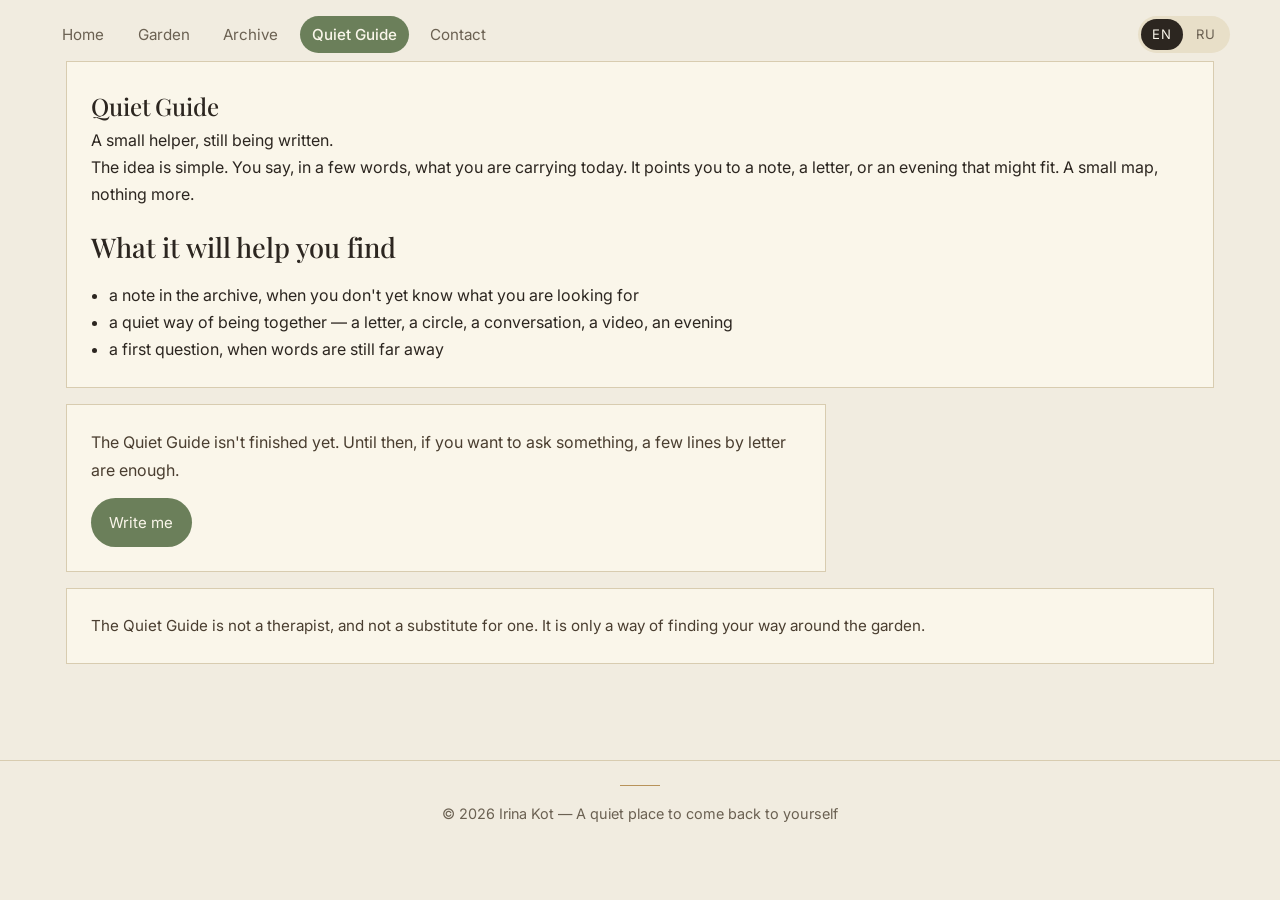
<file: agent.html>
<!DOCTYPE html>
<html lang="en">
<head>
  <meta charset="UTF-8" />
  <meta name="viewport" content="width=device-width, initial-scale=1.0" />
  <title>Quiet Guide — Irina Kot</title>
  <meta name="description" content="A small helper that will suggest a note, a letter, or a format that fits what you're sitting with." />
  <link rel="canonical" href="https://irynakot79.github.io/life-coaching-site/agent.html" />
  <link rel="icon" href="favicon.svg" type="image/svg+xml" />
  <link rel="preconnect" href="https://fonts.googleapis.com" />
  <link rel="preconnect" href="https://fonts.gstatic.com" crossorigin />
  <link href="https://fonts.googleapis.com/css2?family=Playfair+Display:wght@400;500;600;700&family=Inter:wght@300;400;500&display=swap" rel="stylesheet" />
  <link rel="stylesheet" href="styles.css" />
  <script src="scripts/site.js" defer></script>
</head>
<body>
  <a href="#main" class="skip-link" data-en="Skip to content" data-ru="Перейти к содержанию">Skip to content</a>
  <header class="site-nav-wrap">
    <nav class="site-nav" aria-label="Primary navigation">
      <a href="index.html" data-en="Home" data-ru="Главная">Home</a>
      <a href="garden.html" data-en="Garden" data-ru="Сад">Garden</a>
      <a href="archive.html" data-en="Archive" data-ru="Архив">Archive</a>
      <a href="agent.html" aria-current="page" data-en="Quiet Guide" data-ru="Тихий проводник">Quiet Guide</a>
      <a href="index.html#contact" data-en="Contact" data-ru="Контакт">Contact</a>
      <div class="lang-switch" role="group" aria-label="Language">
        <button type="button" class="lang-toggle" data-lang="en" aria-pressed="true">EN</button>
        <button type="button" class="lang-toggle" data-lang="ru" aria-pressed="false">RU</button>
      </div>
    </nav>
  </header>

  <main id="main" class="container">
    <section class="section-card agent-hero">
      <h1 data-en="Quiet Guide" data-ru="Тихий проводник">Quiet Guide</h1>
      <p data-en="A small helper, still being written." data-ru="Маленький помощник — он ещё пишется.">A small helper, still being written.</p>
      <p data-en="The idea is simple. You say, in a few words, what you are carrying today. It points you to a note, a letter, or an evening that might fit. A small map, nothing more." data-ru="Идея простая. Ты говоришь несколькими словами, что несёшь сегодня. Он указывает на заметку, письмо или вечер, которые могут лечь рядом. Маленькая карта, не больше.">The idea is simple. You say, in a few words, what you are carrying today. It points you to a note, a letter, or an evening that might fit. A small map, nothing more.</p>
      <h2 class="agent-subhead" data-en="What it will help you find" data-ru="С чем он поможет">What it will help you find</h2>
      <ul>
        <li data-en="a note in the archive, when you don't yet know what you are looking for" data-ru="заметку в архиве — когда ещё не знаешь, что ищешь">a note in the archive, when you don't yet know what you are looking for</li>
        <li data-en="a quiet way of being together — a letter, a circle, a conversation, a video, an evening" data-ru="тихий способ побыть рядом — письмо, круг, беседу, видео или вечер">a quiet way of being together — a letter, a circle, a conversation, a video, an evening</li>
        <li data-en="a first question, when words are still far away" data-ru="первый вопрос — когда слова ещё далеко">a first question, when words are still far away</li>
      </ul>
    </section>

    <section class="section-card agent-shell" aria-label="Quiet Guide">
      <p class="agent-status" data-en="The Quiet Guide isn't finished yet. Until then, if you want to ask something, a few lines by letter are enough." data-ru="Тихий проводник ещё не готов. Пока что — если хочется о чём-то спросить, довольно пары строк письмом.">The Quiet Guide isn't finished yet. Until then, if you want to ask something, a few lines by letter are enough.</p>
      <a class="btn" href="mailto:irynakot2016@gmail.com?subject=Hello%20from%20Quiet%20Guide" data-en="Write me" data-ru="Написать">Write me</a>
      <!-- AI_AGENT_WIDGET_AREA: paste approved third-party widget script or backend-connected embed here. Do not expose API keys in browser code. -->
    </section>

    <section class="section-card ethics-note">
      <p data-en="The Quiet Guide is not a therapist, and not a substitute for one. It is only a way of finding your way around the garden." data-ru="Тихий проводник — не терапевт и не его замена. Это лишь способ найти дорогу по саду.">The Quiet Guide is not a therapist, and not a substitute for one. It is only a way of finding your way around the garden.</p>
    </section>
  </main>

  <footer>
    <div class="gold-line" aria-hidden="true"></div>
    <span data-en="© 2026 Irina Kot — A quiet place to come back to yourself" data-ru="© 2026 Ирина Кот — Тихое место, чтобы вернуться к себе">© 2026 Irina Kot — A quiet place to come back to yourself</span>
  </footer>
</body>
</html>
</file>
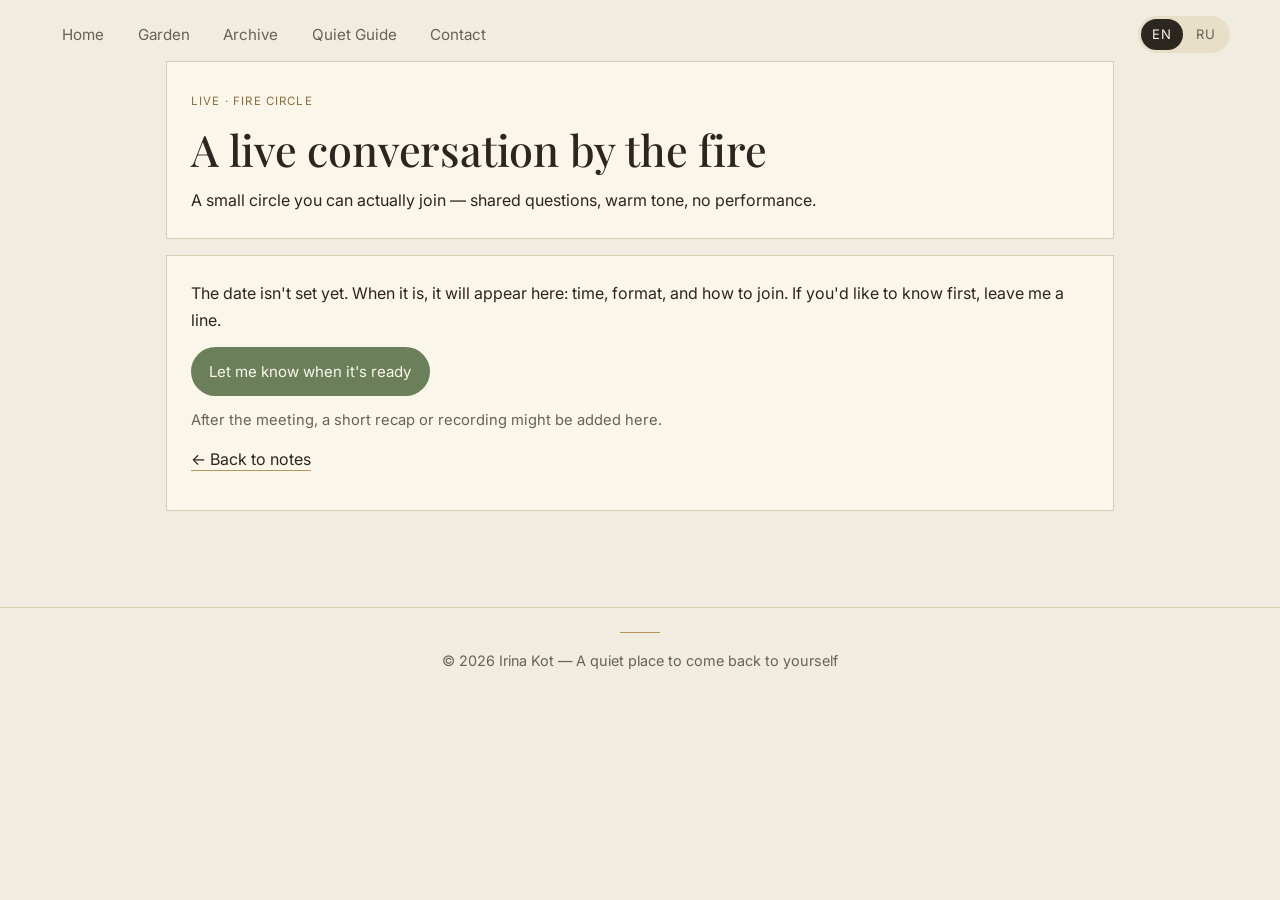
<file: works/live-reflection-template.html>
<!DOCTYPE html>
<html lang="en">
<head>
  <meta charset="UTF-8" />
  <meta name="viewport" content="width=device-width, initial-scale=1.0" />
  <title>A live conversation by the fire — Irina Kot</title>
  <meta name="description" content="A live meeting you can actually join. Date and details will appear here when it's ready." />
  <meta name="robots" content="noindex, follow" />
  <link rel="icon" href="../favicon.svg" type="image/svg+xml" />
  <link rel="preconnect" href="https://fonts.googleapis.com" />
  <link rel="preconnect" href="https://fonts.gstatic.com" crossorigin />
  <link href="https://fonts.googleapis.com/css2?family=Playfair+Display:ital,wght@0,400;0,500;0,600;1,400&family=Inter:wght@300;400;500&display=swap" rel="stylesheet" />
  <link rel="stylesheet" href="../styles.css" />
  <script src="../scripts/site.js" defer></script>
</head>
<body>
  <a href="#main" class="skip-link" data-en="Skip to content" data-ru="Перейти к содержанию">Skip to content</a>
  <header class="site-nav-wrap">
    <nav class="site-nav" aria-label="Primary navigation">
      <a href="../index.html" data-en="Home" data-ru="Главная">Home</a>
      <a href="../garden.html" data-en="Garden" data-ru="Сад">Garden</a>
      <a href="../archive.html" data-en="Archive" data-ru="Архив">Archive</a>
      <a href="../agent.html" data-en="Quiet Guide" data-ru="Тихий проводник">Quiet Guide</a>
      <a href="../index.html#contact" data-en="Contact" data-ru="Контакт">Contact</a>
      <div class="lang-switch" role="group" aria-label="Language">
        <button type="button" class="lang-toggle" data-lang="en" aria-pressed="true">EN</button>
        <button type="button" class="lang-toggle" data-lang="ru" aria-pressed="false">RU</button>
      </div>
    </nav>
  </header>

  <main id="main" class="container work-page">
    <section class="section-card work-header">
      <span class="card-label" data-en="Live · Fire Circle" data-ru="Вживую · Круг у огня">Live · Fire Circle</span>
      <h1 data-en="A live conversation by the fire" data-ru="Живой разговор у огня">A live conversation by the fire</h1>
      <p data-en="A small circle you can actually join — shared questions, warm tone, no performance." data-ru="Небольшой круг, к которому действительно можно присоединиться — общие вопросы, тёплый тон, без ролей.">A small circle you can actually join — shared questions, warm tone, no performance.</p>
    </section>

    <section class="section-card work-body">
      <p data-en="The date isn't set yet. When it is, it will appear here: time, format, and how to join. If you'd like to know first, leave me a line." data-ru="Дата пока не назначена. Когда будет — появится здесь: время, формат, как присоединиться. Если хочешь узнать первой — оставь мне строчку.">The date isn't set yet. When it is, it will appear here: time, format, and how to join. If you'd like to know first, leave me a line.</p>
      <p><a class="btn" href="mailto:irynakot2016@gmail.com?subject=Fire%20Circle%20interest" data-en="Let me know when it's ready" data-ru="Сообщите, когда будет готово">Let me know when it's ready</a></p>
      <p class="owner-note" data-en="After the meeting, a short recap or recording might be added here." data-ru="После встречи здесь может появиться краткий пересказ или запись.">After the meeting, a short recap or recording might be added here.</p>
      <p><a class="text-link" href="../archive.html" data-en="← Back to notes" data-ru="← Назад к заметкам">← Back to notes</a></p>
    </section>
  </main>

  <footer>
    <div class="gold-line" aria-hidden="true"></div>
    <span data-en="© 2026 Irina Kot — A quiet place to come back to yourself" data-ru="© 2026 Ирина Кот — Тихое место, чтобы вернуться к себе">© 2026 Irina Kot — A quiet place to come back to yourself</span>
  </footer>
</body>
</html>
</file>
<file: styles.css>
/* Palette — sage & gold, warm cream, tuned to the B&W portrait */
:root {
  --background: #f1ece0;
  --surface: #e8dfc8;
  --surface-light: #faf6ea;
  --surface-deep: #e0d3b5;
  --text: #2c2620;
  --muted: #6b6152;
  --muted-soft: #837966;
  --border: #d8ccb0;

  --sage: #6b7f5a;
  --sage-dark: #4d5e3f;
  --sage-soft: #8a9d7a;

  --gold: #b8935a;
  --gold-dark: #8b6e3f;
  --gold-soft: #d4b077;

  --button: var(--sage);
  --button-hover: var(--sage-dark);
  --button-soft: #8a9d7a;
}

* { box-sizing: border-box; margin: 0; padding: 0; }
html { scroll-behavior: smooth; }
body {
  font-family: Inter, sans-serif;
  background: var(--background);
  color: var(--text);
  line-height: 1.7;
}
h1, h2, h3 { font-family: 'Playfair Display', serif; font-weight: 500; letter-spacing: -.005em; }

/* Skip link */
.skip-link {
  position: absolute; left: -9999px; top: 0;
  background: var(--text); color: #fff;
  padding: .6rem 1rem; border-radius: 0 0 .4rem 0; z-index: 1000;
}
.skip-link:focus { left: 0; }

/* Navigation */
.site-nav-wrap { padding: 1rem 1rem .5rem; }
.site-nav {
  max-width: 1180px; margin: 0 auto;
  display: flex; flex-wrap: wrap; gap: .6rem; row-gap: .4rem;
  align-items: center;
}
.site-nav a {
  color: var(--muted);
  text-decoration: none;
  padding: .35rem .75rem;
  border-radius: 999px;
  font-size: .95rem;
  transition: background .2s, color .2s;
}
.site-nav a:hover { background: var(--surface); color: var(--text); }
.site-nav a[aria-current="page"] {
  background: var(--sage); color: #faf6ea; font-weight: 500;
}
.site-nav .lang-switch { margin-left: auto; display: flex; gap: .15rem; padding: .2rem; background: var(--surface); border-radius: 999px; }
.lang-toggle {
  border: 0; background: transparent; font: inherit;
  padding: .25rem .7rem; border-radius: 999px;
  color: var(--muted); cursor: pointer; font-size: .82rem; letter-spacing: .05em;
}
.lang-toggle[aria-pressed="true"] { background: var(--text); color: var(--surface-light); }

/* Container */
.container { max-width: 1180px; margin: 0 auto; padding: 0 1rem 3rem; }

/* Wordmark hero */
.wordmark-hero {
  text-align: center;
  padding: 3.5rem 1rem 2rem;
}
.wordmark-ornament {
  width: 88px; height: 88px; margin: 0 auto .7rem;
  color: var(--sage);
}
.wordmark-ornament svg { width: 100%; height: 100%; }
.wordmark-title {
  font-family: 'Playfair Display', serif;
  font-weight: 500;
  font-size: clamp(3rem, 8vw, 6rem);
  line-height: 1;
  letter-spacing: -.02em;
  color: var(--text);
  margin: 0;
}
.wordmark-accent { color: var(--sage); font-style: italic; }
.wordmark-tagline {
  font-family: 'Playfair Display', serif;
  font-style: italic;
  font-size: clamp(1.05rem, 2vw, 1.35rem);
  color: var(--gold-dark);
  margin-top: .3rem;
  letter-spacing: .01em;
}
.wordmark-cta {
  margin-top: 1.8rem;
  display: inline-flex; align-items: center; gap: .55rem;
  background: var(--sage); color: #faf6ea;
  padding: .95rem 2rem; border-radius: 999px;
  text-decoration: none;
  font-size: 1rem; letter-spacing: .02em;
  box-shadow: 0 14px 30px rgba(77, 94, 63, .22);
  transition: background .2s, transform .15s, box-shadow .3s;
}
.wordmark-cta:hover { background: var(--sage-dark); transform: translateY(-1px); box-shadow: 0 18px 38px rgba(77, 94, 63, .3); }
.wordmark-cta svg { width: 18px; height: 18px; }

.hero-quote {
  margin: 1.5rem auto 0;
  max-width: 52ch;
  font-family: 'Playfair Display', serif;
  font-style: italic;
  color: var(--muted);
  font-size: 1.05rem;
}

/* Testimonials carousel */
.testimonials {
  position: relative;
  margin: 1rem 0 3rem;
  border-radius: 4px;
  overflow: hidden;
  background: var(--surface-deep);
  min-height: 360px;
  display: flex; align-items: center; justify-content: center;
}
.testimonials::before {
  content: "";
  position: absolute; inset: 0;
  background: url("https://images.unsplash.com/photo-1518495973542-4542c06a5843?w=1600&q=70&auto=format&fit=crop") center/cover no-repeat;
  filter: sepia(.3) contrast(1.05) brightness(.78);
}
.testimonials::after {
  content: "";
  position: absolute; inset: 0;
  background: linear-gradient(180deg, rgba(44, 38, 32, .25), rgba(44, 38, 32, .55));
}
.testimonials-track {
  position: relative; z-index: 1;
  width: 100%; max-width: 720px;
  padding: 2.5rem 1rem 4rem;
  display: grid;
  grid-template-areas: "stack";
}
.slide {
  grid-area: stack;
  background: var(--surface-light);
  padding: 2rem 2rem 1.8rem;
  text-align: center;
  box-shadow: 0 20px 40px rgba(0, 0, 0, .2);
  opacity: 0; transform: translateY(10px);
  transition: opacity .5s, transform .5s;
  pointer-events: none;
}
.slide.is-active { opacity: 1; transform: translateY(0); pointer-events: auto; }
.slide-quote {
  font-family: 'Playfair Display', serif;
  font-size: clamp(1.05rem, 1.6vw, 1.3rem);
  color: var(--text);
  font-style: italic;
}
.slide-meta {
  color: var(--gold-dark);
  font-size: .85rem;
  margin-top: .9rem;
  letter-spacing: .05em;
}
.carousel-dots {
  position: absolute; z-index: 2;
  left: 0; right: 0; bottom: 1.25rem;
  display: flex; justify-content: center; gap: .5rem;
}
.dot {
  width: 8px; height: 8px; border-radius: 999px;
  background: rgba(250, 246, 234, .5);
  border: 0; padding: 0; cursor: pointer;
  transition: background .2s, transform .2s;
}
.dot.is-active { background: var(--gold-soft); transform: scale(1.35); }
.dot:hover { background: var(--gold-soft); }

/* Offering cards */
.offerings-title {
  text-align: center; margin: 1rem auto 1.5rem;
}
.offerings-title h2 {
  font-size: clamp(1.8rem, 3vw, 2.6rem);
}
.offerings-title .gold-line {
  width: 60px; height: 2px; background: var(--gold); margin: .8rem auto;
}
.offerings-title p { max-width: 56ch; margin: 0 auto; color: var(--muted); }

.offerings {
  display: grid;
  grid-template-columns: repeat(auto-fit, minmax(280px, 1fr));
  gap: 1.2rem;
  margin-bottom: 3rem;
}
.offering {
  position: relative;
  background: var(--surface-light);
  border: 1px solid var(--border);
  overflow: hidden;
  display: flex; flex-direction: column;
  box-shadow: 0 10px 26px rgba(77, 94, 63, .1);
  transition: transform .3s, box-shadow .3s;
}
.offering:hover { transform: translateY(-3px); box-shadow: 0 22px 46px rgba(77, 94, 63, .18); }
.offering-image {
  position: relative;
  aspect-ratio: 16 / 10;
  overflow: hidden;
}
.offering-image img {
  width: 100%; height: 100%; object-fit: cover;
  display: block;
  filter: sepia(.2) contrast(1.05) brightness(.9);
}
.offering-image::after {
  content: "";
  position: absolute; inset: 0;
  background: linear-gradient(180deg, rgba(44, 38, 32, .05) 30%, rgba(44, 38, 32, .7));
}
.offering-title {
  position: absolute; left: 1.4rem; right: 1.4rem; bottom: 1rem; z-index: 1;
  color: #faf6ea;
  font-family: 'Playfair Display', serif;
  font-size: 1.7rem;
  text-shadow: 0 2px 8px rgba(0, 0, 0, .35);
  margin: 0;
}
.offering-body {
  padding: 1.3rem 1.4rem 1.5rem;
  display: flex; flex-direction: column; gap: .85rem;
  flex: 1;
}
.offering-intro { color: var(--muted); font-size: .96rem; }
.offering-list {
  list-style: none;
  display: flex; flex-direction: column; gap: .5rem;
}
.offering-list li {
  position: relative;
  padding-left: 1.8rem;
  font-size: .94rem;
  color: var(--text);
}
.offering-list li::before {
  content: "";
  position: absolute; left: 0; top: .45rem;
  width: 1.1rem; height: 1.1rem;
  background: var(--gold);
  -webkit-mask: url("data:image/svg+xml;utf8,<svg xmlns='http://www.w3.org/2000/svg' viewBox='0 0 24 24'><path fill='currentColor' d='M9 16.2 4.8 12l-1.4 1.4L9 19 21 7l-1.4-1.4z'/></svg>") center/contain no-repeat;
          mask: url("data:image/svg+xml;utf8,<svg xmlns='http://www.w3.org/2000/svg' viewBox='0 0 24 24'><path fill='currentColor' d='M9 16.2 4.8 12l-1.4 1.4L9 19 21 7l-1.4-1.4z'/></svg>") center/contain no-repeat;
}
.price-pill {
  display: inline-block;
  align-self: flex-start;
  margin-top: .3rem;
  background: linear-gradient(135deg, var(--sage), var(--sage-dark));
  color: #faf6ea;
  padding: .7rem 1.3rem;
  border-radius: 999px;
  font-size: .95rem;
  letter-spacing: .02em;
  text-decoration: none;
  transition: transform .2s, box-shadow .3s;
  box-shadow: 0 10px 22px rgba(77, 94, 63, .22);
}
.price-pill:hover { transform: translateY(-1px); box-shadow: 0 16px 30px rgba(77, 94, 63, .32); }
.price-pill.is-gold { background: linear-gradient(135deg, var(--gold), var(--gold-dark)); box-shadow: 0 10px 22px rgba(184, 147, 90, .3); }

/* Always near / Contact section */
.always-near {
  position: relative;
  margin: 3rem 0 2rem;
  border-radius: 4px;
  overflow: hidden;
  min-height: 320px;
  display: flex; align-items: center; justify-content: center;
  text-align: center;
  padding: 4rem 1.5rem;
}
.always-near::before {
  content: "";
  position: absolute; inset: 0;
  background: url("https://images.unsplash.com/photo-1495433324511-bf8e92934d90?w=1600&q=70&auto=format&fit=crop") center/cover no-repeat;
  filter: sepia(.35) contrast(1.05) brightness(.7);
}
.always-near::after {
  content: "";
  position: absolute; inset: 0;
  background: linear-gradient(180deg, rgba(44, 38, 32, .35), rgba(44, 38, 32, .6));
}
.always-near-inner { position: relative; z-index: 1; color: #faf6ea; max-width: 640px; }
.always-near h2 { font-size: clamp(1.9rem, 3vw, 2.7rem); color: #faf6ea; margin-bottom: .7rem; }
.always-near p { color: rgba(250, 246, 234, .86); margin-bottom: 1.5rem; font-size: 1.05rem; }
.btn-cream {
  display: inline-flex; align-items: center; gap: .55rem;
  background: #faf6ea; color: var(--text);
  padding: .9rem 1.8rem; border-radius: 999px;
  text-decoration: none;
  font-size: 1rem;
  transition: background .2s, transform .15s, box-shadow .3s;
  box-shadow: 0 14px 30px rgba(0, 0, 0, .2);
}
.btn-cream:hover { background: #fff; transform: translateY(-1px); }

/* Hero portrait area (legacy hero kept for sub-pages if needed) */
.hero {
  display: grid;
  grid-template-columns: minmax(280px, 420px) 1fr;
  gap: 2.4rem; align-items: center;
  margin: 1rem 0 2rem;
}
.hero-image-card {
  background: var(--surface-light);
  border: 1px solid var(--border);
  padding: .55rem;
  box-shadow: 0 14px 36px rgba(77, 94, 63, .15);
}
.hero-image { width: 100%; aspect-ratio: 1/1; object-fit: cover; display: block; filter: sepia(.08) contrast(1.02); }
.identity {
  color: var(--gold-dark);
  letter-spacing: .18em;
  text-transform: uppercase;
  font-size: .82rem;
  margin-bottom: .55rem;
}
.hero-copy h1, .hero-title {
  font-size: clamp(2.1rem, 5vw, 4rem);
  line-height: 1.15;
  margin-bottom: .8rem;
  max-width: 18ch;
}
.subtitle { font-size: 1.05rem; color: #3d3528; margin-bottom: 1rem; }
.actions { display: flex; flex-wrap: wrap; gap: .65rem; margin-top: 1rem; }

/* Buttons */
.btn {
  display: inline-block;
  text-decoration: none;
  color: #faf6ea;
  background: var(--button);
  padding: .72rem 1.15rem;
  border-radius: 999px;
  font-size: .94rem;
  transition: background .2s, transform .15s;
}
.btn:hover { background: var(--button-hover); }
.btn:active { transform: translateY(1px); }
.btn-soft { background: var(--button-soft); }
.btn-soft:hover { background: var(--sage-dark); }

.text-link {
  color: var(--text);
  text-decoration: none;
  border-bottom: 1px solid var(--gold);
  padding-bottom: 1px;
  transition: border-color .2s;
}
.text-link:hover { border-color: var(--sage); }

.btn:focus-visible,
.site-nav a:focus-visible,
.text-link:focus-visible,
.card-action-link:focus-visible,
.skip-link:focus-visible,
.lang-toggle:focus-visible,
.wordmark-cta:focus-visible,
.btn-cream:focus-visible,
.price-pill:focus-visible,
.btn-card:focus-visible,
.dot:focus-visible {
  outline: 2px solid var(--sage);
  outline-offset: 3px;
}

/* Cards & sections (shared) */
.section-card {
  background: var(--surface-light);
  border: 1px solid var(--border);
  padding: 1.5rem;
  margin-bottom: 1rem;
}
.section-card h2 { font-size: 1.7rem; margin-bottom: .65rem; }
.section-card h2 + p { margin-bottom: .8rem; }

.entry-grid {
  display: grid;
  grid-template-columns: repeat(auto-fit, minmax(240px, 1fr));
  gap: 1rem;
  margin-top: .5rem;
}
.entry-grid > article {
  background: var(--surface);
  border: 1px solid var(--border);
  padding: 0;
  overflow: hidden;
  display: flex;
  flex-direction: column;
}
.entry-grid > article > .card-body { padding: 1rem; display: flex; flex-direction: column; gap: .4rem; flex: 1; }
.entry-grid h3 { font-size: 1.15rem; margin: 0; }

.card-image {
  width: 100%;
  aspect-ratio: 16 / 9;
  object-fit: cover;
  display: block;
  filter: sepia(.18) contrast(1.04) brightness(.97);
  transition: transform .5s ease;
}
article:hover > .card-image { transform: scale(1.03); }

.btn-card {
  align-self: flex-start;
  margin-top: .35rem;
  padding: .5rem .95rem;
  font-size: .88rem;
  background: var(--sage);
  color: #faf6ea;
  text-decoration: none;
  border-radius: 999px;
  transition: background .2s, transform .15s;
}
.btn-card:hover { background: var(--sage-dark); }
.btn-card.is-soft { background: transparent; color: var(--text); border: 1px solid var(--border); }
.btn-card.is-soft:hover { background: var(--surface); border-color: var(--sage); color: var(--sage-dark); }

/* Garden page */
.garden-hero h1 { font-size: clamp(2rem, 4vw, 3rem); margin-bottom: .5rem; }
.garden-grid {
  display: grid;
  grid-template-columns: repeat(auto-fit, minmax(260px, 1fr));
  gap: 1rem;
}
.garden-card {
  background: var(--surface-light);
  border: 1px solid var(--border);
  padding: 0;
  overflow: hidden;
  display: flex;
  flex-direction: column;
  transition: transform .3s ease, box-shadow .3s ease;
}
.garden-card:hover { transform: translateY(-2px); box-shadow: 0 16px 34px rgba(77, 94, 63, .15); }
.garden-card .card-body {
  padding: 1.1rem;
  display: flex;
  flex-direction: column;
  gap: .5rem;
  flex: 1;
}
.garden-card h3 { font-size: 1.25rem; margin: 0; }

/* Archive page */
.archive-hero h1 { font-size: clamp(2rem, 4vw, 3rem); margin-bottom: .6rem; }
.archive-intro { margin-top: .35rem; }
.chip-legend-label { margin-top: 1rem; font-size: .9rem; color: var(--muted); }
.chip-row { display: flex; flex-wrap: wrap; gap: .5rem; margin-top: .5rem; list-style: none; padding: 0; }
.chip {
  font-size: .85rem; color: var(--muted);
  padding: .32rem .7rem;
  border: 1px solid var(--border);
  border-radius: 999px;
  background: var(--surface-light);
}

.archive-grid {
  display: grid;
  grid-template-columns: repeat(auto-fit, minmax(280px, 1fr));
  gap: 1rem;
}
.archive-card {
  background: var(--surface-light);
  border: 1px solid var(--border);
  padding: 0;
  overflow: hidden;
  box-shadow: 0 8px 20px rgba(77, 94, 63, .08);
  display: flex;
  flex-direction: column;
  transition: transform .3s ease, box-shadow .3s ease;
}
.archive-card:hover { transform: translateY(-2px); box-shadow: 0 18px 36px rgba(77, 94, 63, .14); }
.archive-card .card-body { padding: 1.1rem; display: flex; flex-direction: column; gap: .4rem; flex: 1; }
.archive-card h3 { font-size: 1.3rem; margin: 0; }
.archive-card p { margin: 0; }

.card-label {
  display: inline-block;
  font-size: .72rem;
  letter-spacing: .1em;
  text-transform: uppercase;
  color: var(--gold-dark);
}
.card-meta { display: inline-block; font-size: .84rem; color: var(--muted); }
.card-action { display: inline-block; font-size: .9rem; color: var(--muted); margin-top: .3rem; }
.card-status {
  align-self: flex-start;
  margin-top: .35rem;
  padding: .35rem .8rem;
  font-size: .75rem;
  letter-spacing: .08em;
  text-transform: uppercase;
  color: var(--gold-dark);
  background: var(--surface);
  border: 1px dashed var(--gold);
  border-radius: 999px;
}

.ethics-note p { font-size: .95rem; color: #4a3e30; }

.section-lead { color: var(--muted); margin-bottom: 1rem; max-width: 60ch; }

/* Work pages */
.work-page { max-width: 980px; }
.work-header h1 { font-size: clamp(1.9rem, 4vw, 2.7rem); }
.work-body p { margin-bottom: .8rem; }
.work-hero-image { max-width: 980px; margin: .5rem auto 1rem; }
.work-hero-image img {
  width: 100%; aspect-ratio: 2 / 1;
  object-fit: cover; display: block;
  filter: sepia(.18) contrast(1.04);
  border: 1px solid var(--border);
}
.work-sub { font-size: 1.35rem; margin-top: 1rem; margin-bottom: .5rem; }
.video-shell { border: 1px solid var(--border); background: var(--surface); padding: 0; margin-bottom: 1rem; }
.owner-note { font-size: .92rem; color: var(--muted); }

.video-placeholder {
  position: relative;
  border: 1px solid var(--border);
  overflow: hidden;
  aspect-ratio: 16 / 9;
  background: var(--surface);
}
.video-poster {
  position: absolute; inset: 0;
  width: 100%; height: 100%;
  object-fit: cover;
  filter: sepia(.18) contrast(1.04) brightness(.85);
}
.video-overlay {
  position: absolute; inset: 0;
  display: flex; flex-direction: column;
  align-items: center; justify-content: center;
  gap: .8rem; padding: 1rem; text-align: center;
  background: linear-gradient(180deg, rgba(44, 38, 32, .15), rgba(44, 38, 32, .55));
  color: #faf6ea;
}
.video-play {
  display: inline-grid; place-items: center;
  width: 64px; height: 64px;
  border-radius: 999px;
  background: var(--gold);
  color: var(--text);
  font-size: 1.3rem;
  padding-left: 4px;
  box-shadow: 0 10px 24px rgba(44, 38, 32, .35);
}
.video-note { max-width: 36ch; font-size: .95rem; color: #faf6ea; text-shadow: 0 1px 2px rgba(0, 0, 0, .35); }
.video-overlay .btn-card { background: #faf6ea; color: var(--text); }
.video-overlay .btn-card:hover { background: #fff; }

/* Agent page */
.agent-hero ul { margin-top: .7rem; margin-left: 1.1rem; }
.agent-subhead { font-size: 1.25rem; margin-top: 1rem; }
.agent-shell { max-width: 760px; }
.agent-status { margin-bottom: .9rem; color: #4a3e30; }

/* Footer */
footer {
  text-align: center;
  color: var(--muted);
  padding: 1.5rem 1rem 2rem;
  font-size: .9rem;
  border-top: 1px solid var(--border);
  margin-top: 2rem;
}
footer .gold-line { width: 40px; height: 1px; background: var(--gold); margin: 0 auto 1rem; }

/* Responsive */
@media (max-width: 920px) {
  .hero { grid-template-columns: 1fr; gap: 1.2rem; }
  .hero-image-card { max-width: 420px; margin: 0 auto; }
  .hero-copy h1, .hero-title { max-width: none; }
  .wordmark-hero { padding: 2.5rem 1rem 1.5rem; }
}
@media (max-width: 480px) {
  .site-nav { gap: .35rem; }
  .site-nav a { padding: .3rem .55rem; font-size: .9rem; }
  .site-nav .lang-switch { margin-left: 0; order: 3; width: 100%; justify-content: flex-end; margin-top: .3rem; }
  .section-card { padding: 1.1rem; }
  .actions .btn { flex: 1 1 auto; text-align: center; }
  .testimonials { min-height: 340px; }
  .slide { padding: 1.5rem 1.2rem 1.3rem; }
  .offering-title { font-size: 1.4rem; left: 1rem; right: 1rem; }
  .offering-body { padding: 1.1rem; }
  .always-near { padding: 3rem 1rem; }
}
</file>
